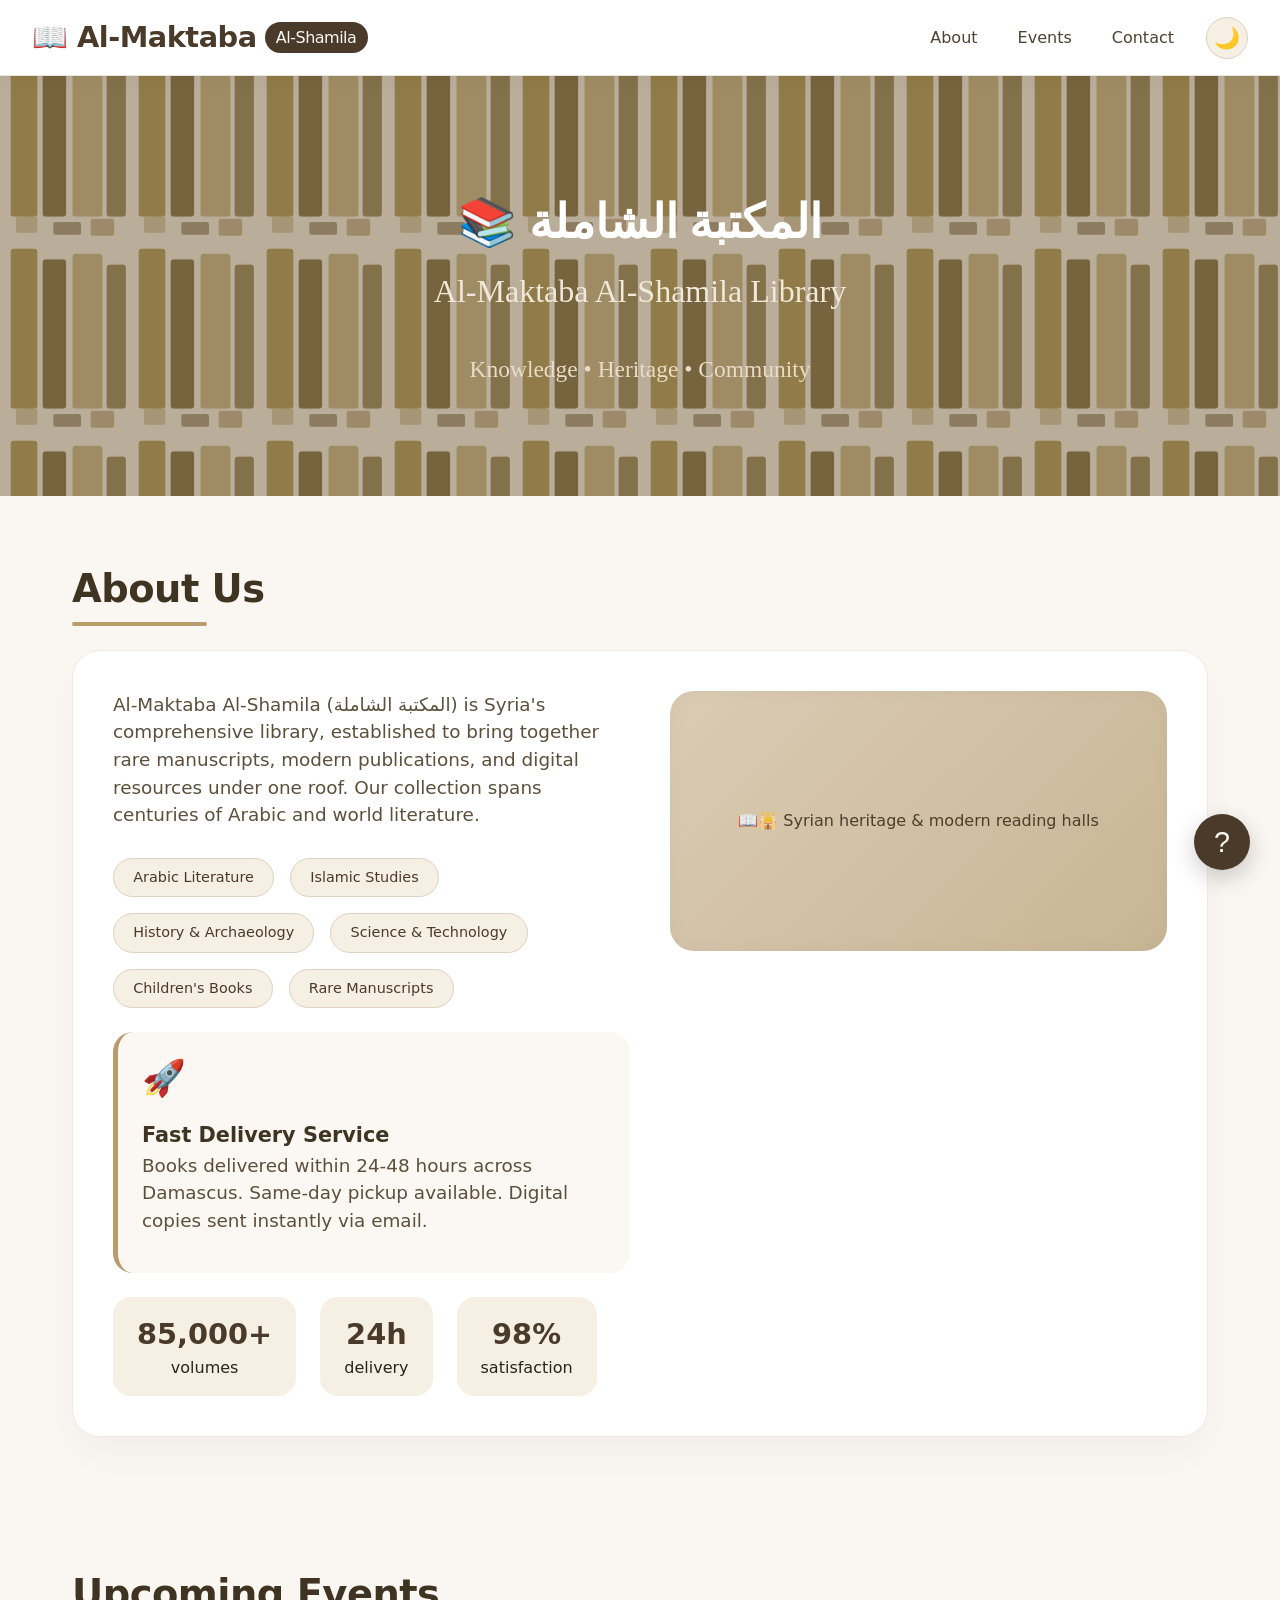
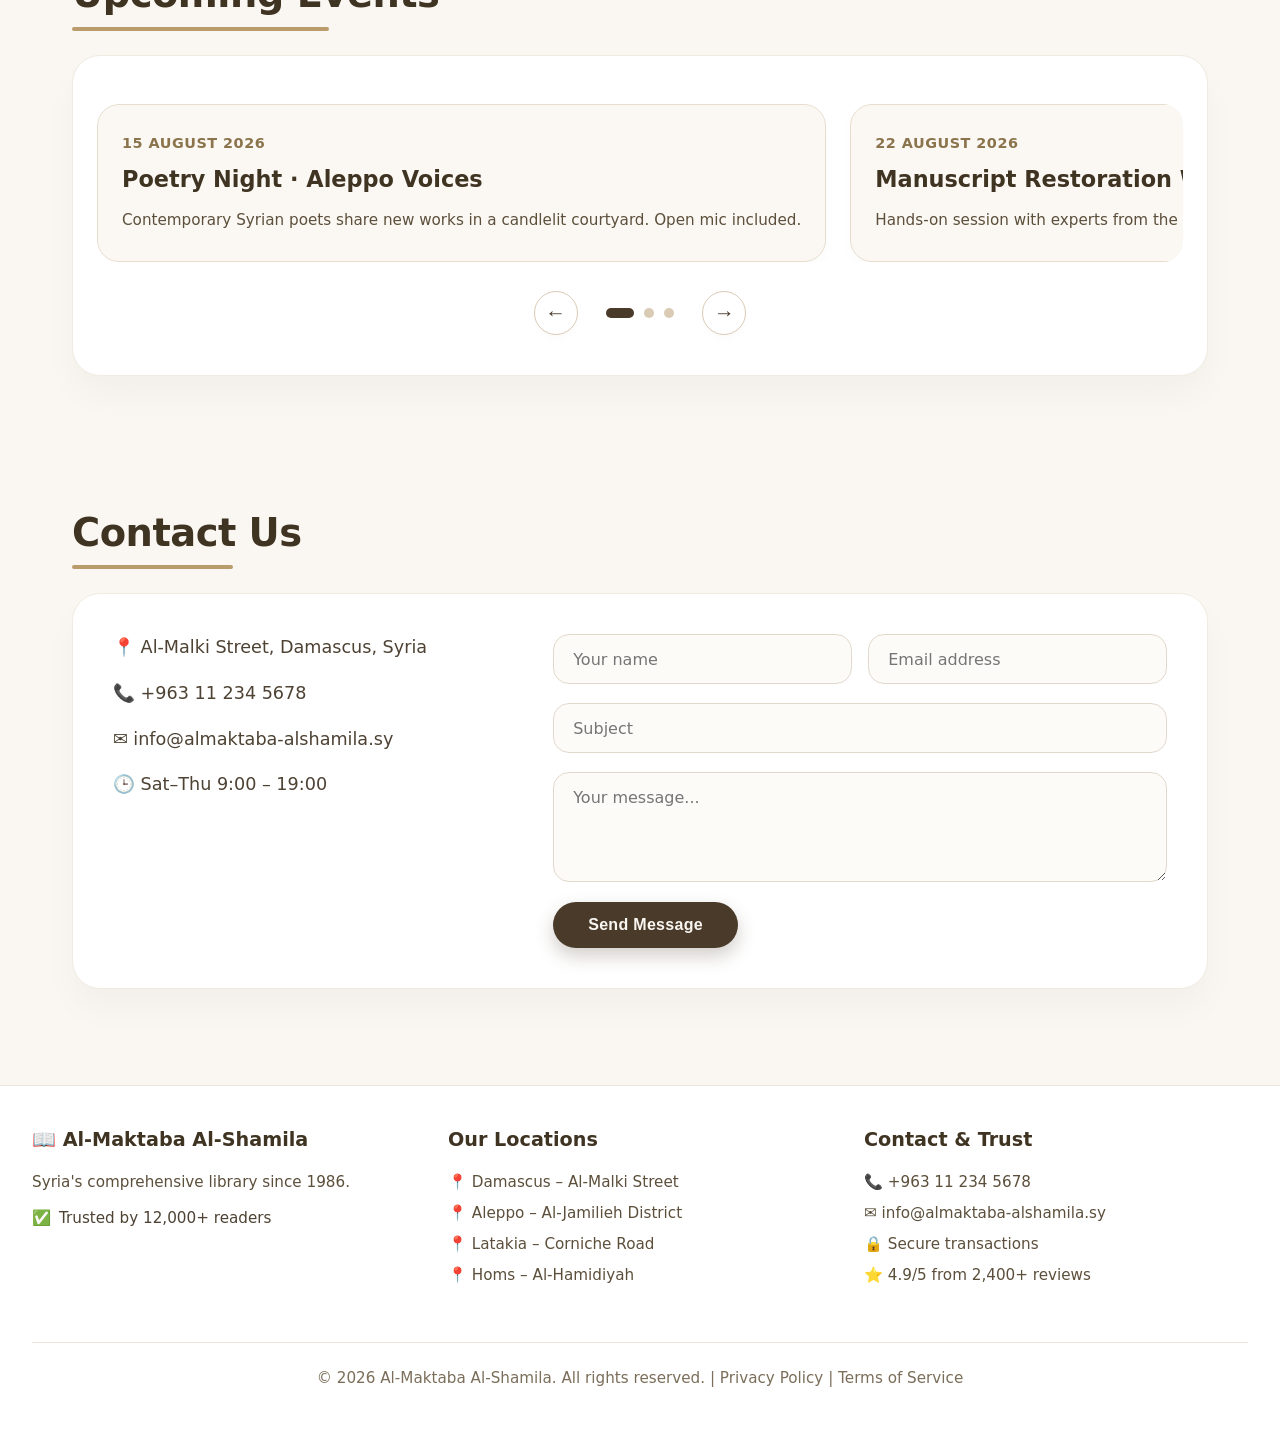
<file: library.html>
<!DOCTYPE html>
<html lang="en">
<head>
  <meta charset="UTF-8">
  <meta name="viewport" content="width=device-width, initial-scale=1.0, viewport-fit=cover">
  <title>Al-Maktaba Al-Shamila • Syria | المكتبة الشاملة</title>
  <style>
    * {
      margin: 0;
      padding: 0;
      box-sizing: border-box;
    }

    body {
      font-family: 'Segoe UI', 'Inter', system-ui, -apple-system, sans-serif;
      background-color: #faf7f2;
      color: #2c2416;
      line-height: 1.5;
      display: flex;
      flex-direction: column;
      min-height: 100vh;
      transition: background-color 0.3s ease, color 0.3s ease;
    }

    body.dark-mode {
      background-color: #1a1814;
      color: #e0d7c6;
    }

    .navbar {
      background: #ffffff;
      box-shadow: 0 4px 20px rgba(0, 0, 0, 0.03);
      padding: 1rem 2rem;
      display: flex;
      align-items: center;
      justify-content: space-between;
      position: sticky;
      top: 0;
      z-index: 50;
      border-bottom: 1px solid #ede6db;
      transition: background-color 0.3s ease, border-color 0.3s ease;
    }

    body.dark-mode .navbar {
      background: #2c2820;
      border-bottom: 1px solid #4a4032;
    }

    .logo {
      font-size: 1.8rem;
      font-weight: 600;
      letter-spacing: -0.5px;
      color: #4a3a2a;
      display: flex;
      align-items: center;
      gap: 0.5rem;
    }

    body.dark-mode .logo {
      color: #d4c4a8;
    }

    .logo span {
      background: #4a3a2a;
      color: #faf7f2;
      font-size: 1rem;
      padding: 0.2rem 0.7rem;
      border-radius: 30px;
      font-weight: 500;
    }

    body.dark-mode .logo span {
      background: #8b744c;
      color: #1a1814;
    }

    .nav-right {
      display: flex;
      align-items: center;
      gap: 2rem;
    }

    .nav-links {
      display: flex;
      gap: 2.5rem;
      list-style: none;
    }

    .nav-links a {
      text-decoration: none;
      color: #4d4233;
      font-weight: 500;
      font-size: 1rem;
      transition: 0.2s ease;
      padding-bottom: 0.2rem;
      border-bottom: 2px solid transparent;
      cursor: pointer;
    }

    body.dark-mode .nav-links a {
      color: #c4b99a;
    }

    .nav-links a:hover {
      color: #4a3a2a;
      border-bottom-color: #b99b6c;
    }

    body.dark-mode .nav-links a:hover {
      color: #e0d7c6;
      border-bottom-color: #b99b6c;
    }

    .dark-mode-toggle {
      background: #f5efe4;
      border: 1px solid #ddd2be;
      width: 42px;
      height: 42px;
      border-radius: 50%;
      cursor: pointer;
      font-size: 1.3rem;
      display: flex;
      align-items: center;
      justify-content: center;
      transition: all 0.3s ease;
      color: #4a3a2a;
    }

    body.dark-mode .dark-mode-toggle {
      background: #3d3528;
      border-color: #6b5c44;
      color: #e0d7c6;
    }

    .dark-mode-toggle:hover {
      background: #e0d5c0;
    }

    body.dark-mode .dark-mode-toggle:hover {
      background: #5c4f38;
    }

    .main-content {
      flex: 1;
    }

    .hero-header {
      width: 100%;
      min-height: 420px;
      background-image: url('data:image/svg+xml,%3Csvg xmlns="http://www.w3.org/2000/svg" width="1200" height="450" viewBox="0 0 1200 450"%3E%3Cdefs%3E%3Cpattern id="books" x="0" y="0" width="120" height="180" patternUnits="userSpaceOnUse"%3E%3Crect x="10" y="10" width="25" height="150" rx="3" fill="%238b6914" opacity="0.6"/%3E%3Crect x="40" y="20" width="22" height="140" rx="3" fill="%236b4e1a" opacity="0.7"/%3E%3Crect x="68" y="15" width="28" height="145" rx="3" fill="%239b7e3a" opacity="0.5"/%3E%3Crect x="100" y="25" width="18" height="135" rx="3" fill="%237a5c24" opacity="0.65"/%3E%3Crect x="15" y="160" width="20" height="15" rx="2" fill="%23a0844a" opacity="0.4"/%3E%3Crect x="50" y="165" width="26" height="12" rx="2" fill="%236e5528" opacity="0.5"/%3E%3Crect x="85" y="162" width="22" height="16" rx="2" fill="%23917038" opacity="0.45"/%3E%3C/pattern%3E%3C/defs%3E%3Crect width="1200" height="450" fill="%23dacbb4"/%3E%3Crect width="1200" height="450" fill="url(%23books)"/%3E%3Crect width="1200" height="450" fill="rgba(0,0,0,0.15)"/%3E%3Ctext x="600" y="180" font-size="44" fill="%23ffffff" text-anchor="middle" font-family="Georgia" font-weight="bold"%3E📚 المكتبة الشاملة%3C/text%3E%3Ctext x="600" y="240" font-size="30" fill="%23f0e8d8" text-anchor="middle" font-family="Georgia"%3EAl-Maktaba Al-Shamila Library%3C/text%3E%3Ctext x="600" y="310" font-size="22" fill="%23e8dcc8" text-anchor="middle"%3EKnowledge • Heritage • Community%3C/text%3E%3C/svg%3E');
      background-size: cover;
      background-position: center;
      background-repeat: no-repeat;
      display: flex;
      align-items: center;
      justify-content: center;
      padding: 0;
      margin: 0;
      position: relative;
    }

    body.dark-mode .hero-header {
      filter: brightness(0.7);
    }

    section {
      padding: 4rem 2rem;
      max-width: 1200px;
      margin: 0 auto;
      width: 100%;
    }

    h2 {
      font-size: 2.4rem;
      font-weight: 600;
      margin-bottom: 2rem;
      color: #3f3322;
      letter-spacing: -0.5px;
      position: relative;
      display: inline-block;
    }

    body.dark-mode h2 {
      color: #d4c4a8;
    }

    h2:after {
      content: '';
      position: absolute;
      bottom: -8px;
      left: 0;
      width: 70%;
      height: 4px;
      background: #b99b6c;
      border-radius: 4px;
    }

    .about-wrapper {
      display: flex;
      gap: 2.5rem;
      align-items: flex-start;
      flex-wrap: wrap;
      background: #ffffff;
      border-radius: 28px;
      padding: 2.5rem;
      box-shadow: 0 20px 35px rgba(0, 0, 0, 0.03);
      border: 1px solid #f0ebe0;
      transition: background-color 0.3s ease, border-color 0.3s ease;
    }

    body.dark-mode .about-wrapper {
      background: #2c2820;
      border: 1px solid #4a4032;
    }

    .about-text {
      flex: 1 1 300px;
    }

    .about-text p {
      font-size: 1.15rem;
      color: #5c4f3b;
      margin-bottom: 1.2rem;
    }

    body.dark-mode .about-text p {
      color: #c4b99a;
    }

    .book-categories {
      display: flex;
      flex-wrap: wrap;
      gap: 1rem;
      margin: 1.8rem 0 1.5rem;
    }

    .category-tag {
      background: #f5efe4;
      padding: 0.5rem 1.2rem;
      border-radius: 40px;
      font-weight: 500;
      color: #4a3a2a;
      font-size: 0.9rem;
      border: 1px solid #ddd2be;
    }

    body.dark-mode .category-tag {
      background: #3d3528;
      color: #d4c4a8;
      border-color: #6b5c44;
    }

    .delivery-speed {
      background: #fbf8f4;
      border-radius: 20px;
      padding: 1.2rem 1.5rem;
      margin-top: 1.5rem;
      border-left: 5px solid #b99b6c;
      display: flex;
      align-items: center;
      gap: 1rem;
      flex-wrap: wrap;
    }

    body.dark-mode .delivery-speed {
      background: #3d3528;
    }

    .speed-icon {
      font-size: 2.2rem;
    }

    .speed-text strong {
      font-size: 1.3rem;
      color: #3f3322;
    }

    body.dark-mode .speed-text strong {
      color: #d4c4a8;
    }

    .about-stats {
      display: flex;
      gap: 1.5rem;
      margin-top: 1.5rem;
    }

    .stat {
      background: #f5efe4;
      padding: 1rem 1.5rem;
      border-radius: 18px;
      text-align: center;
    }

    body.dark-mode .stat {
      background: #3d3528;
    }

    .stat strong {
      display: block;
      font-size: 1.8rem;
      color: #4a3a2a;
    }

    body.dark-mode .stat strong {
      color: #d4c4a8;
    }

    .about-image-side {
      flex: 1 1 280px;
      background: #dacbb4;
      border-radius: 24px;
      height: 260px;
      display: flex;
      align-items: center;
      justify-content: center;
      background-image: linear-gradient(135deg, #dacbb4 0%, #c8b594 100%);
      box-shadow: inset 0 0 20px rgba(0,0,0,0.03);
      color: #4d3e2b;
      font-weight: 500;
    }

    .events-slider-container {
      position: relative;
      background: #ffffff;
      border-radius: 28px;
      padding: 2rem 1.5rem 2.5rem;
      box-shadow: 0 20px 35px rgba(0, 0, 0, 0.03);
      border: 1px solid #f0ebe0;
      transition: background-color 0.3s ease, border-color 0.3s ease;
    }

    body.dark-mode .events-slider-container {
      background: #2c2820;
      border: 1px solid #4a4032;
    }

    .slider-viewport {
      overflow: hidden;
      border-radius: 20px;
      margin: 1rem 0;
    }

    .slider-track {
      display: flex;
      gap: 1.5rem;
      transition: transform 0.5s cubic-bezier(0.25, 0.46, 0.45, 0.94);
    }

    .event-card {
      min-width: calc(100% / 3 - 1rem);
      flex-shrink: 0;
      background: #fbf8f4;
      border-radius: 22px;
      padding: 1.8rem 1.5rem;
      border: 1px solid #e7ddcd;
      transition: all 0.2s;
      box-shadow: 0 8px 18px rgba(0,0,0,0.02);
    }

    body.dark-mode .event-card {
      background: #3d3528;
      border-color: #6b5c44;
    }

    .event-card:hover {
      transform: translateY(-4px);
      box-shadow: 0 20px 25px rgba(74, 58, 42, 0.08);
      border-color: #b99b6c;
    }

    .event-date {
      font-size: 0.9rem;
      font-weight: 600;
      color: #8b744c;
      text-transform: uppercase;
      letter-spacing: 0.5px;
      margin-bottom: 0.5rem;
    }

    .event-title {
      font-size: 1.4rem;
      font-weight: 600;
      margin-bottom: 0.8rem;
      color: #3f3322;
    }

    body.dark-mode .event-title {
      color: #d4c4a8;
    }

    .event-desc {
      color: #5c4f3b;
      font-size: 0.95rem;
    }

    body.dark-mode .event-desc {
      color: #b8a88c;
    }

    .slider-controls {
      display: flex;
      justify-content: center;
      align-items: center;
      gap: 1.8rem;
      margin-top: 1.8rem;
    }

    .slider-btn {
      background: white;
      border: 1px solid #dacbb4;
      width: 44px;
      height: 44px;
      border-radius: 50%;
      font-size: 1.3rem;
      cursor: pointer;
      display: flex;
      align-items: center;
      justify-content: center;
      color: #4a3a2a;
      transition: all 0.2s;
      box-shadow: 0 4px 10px rgba(0,0,0,0.02);
    }

    body.dark-mode .slider-btn {
      background: #3d3528;
      border-color: #6b5c44;
      color: #d4c4a8;
    }

    .slider-btn:hover {
      background: #4a3a2a;
      color: #faf7f2;
      border-color: #4a3a2a;
    }

    body.dark-mode .slider-btn:hover {
      background: #8b744c;
      color: #1a1814;
      border-color: #8b744c;
    }

    .slider-dots {
      display: flex;
      gap: 0.6rem;
    }

    .dot {
      width: 10px;
      height: 10px;
      background: #dacbb4;
      border-radius: 20px;
      transition: 0.3s;
      cursor: pointer;
    }

    .dot.active {
      background: #4a3a2a;
      width: 28px;
    }

    body.dark-mode .dot.active {
      background: #b99b6c;
    }

    .contact-grid {
      display: flex;
      gap: 3rem;
      flex-wrap: wrap;
      background: #ffffff;
      border-radius: 28px;
      padding: 2.5rem;
      box-shadow: 0 20px 35px rgba(0, 0, 0, 0.03);
      border: 1px solid #f0ebe0;
      transition: background-color 0.3s ease, border-color 0.3s ease;
    }

    body.dark-mode .contact-grid {
      background: #2c2820;
      border: 1px solid #4a4032;
    }

    .contact-info {
      flex: 1 1 260px;
    }

    .contact-info p {
      display: flex;
      align-items: center;
      gap: 0.8rem;
      font-size: 1.1rem;
      margin-bottom: 1.2rem;
      color: #4d4233;
    }

    body.dark-mode .contact-info p {
      color: #c4b99a;
    }

    .contact-form {
      flex: 2 1 350px;
      display: flex;
      flex-direction: column;
      gap: 1.2rem;
    }

    .form-row {
      display: flex;
      gap: 1rem;
      flex-wrap: wrap;
    }

    .form-row input {
      flex: 1 1 180px;
    }

    input, textarea {
      padding: 0.9rem 1.2rem;
      border: 1px solid #e2d9cc;
      border-radius: 16px;
      font-family: inherit;
      font-size: 1rem;
      background: #fdfbf8;
      transition: 0.2s;
      outline: none;
      width: 100%;
    }

    body.dark-mode input, 
    body.dark-mode textarea {
      background: #3d3528;
      border-color: #6b5c44;
      color: #e0d7c6;
    }

    input:focus, textarea:focus {
      border-color: #4a3a2a;
      box-shadow: 0 0 0 3px rgba(74, 58, 42, 0.1);
      background: #ffffff;
    }

    body.dark-mode input:focus, 
    body.dark-mode textarea:focus {
      border-color: #b99b6c;
      box-shadow: 0 0 0 3px rgba(185, 155, 108, 0.2);
      background: #4a4032;
    }

    textarea {
      resize: vertical;
      min-height: 110px;
    }

    .send-btn {
      background: #4a3a2a;
      color: #faf7f2;
      border: none;
      padding: 0.9rem 2.2rem;
      font-weight: 600;
      font-size: 1rem;
      border-radius: 40px;
      cursor: pointer;
      align-self: flex-start;
      transition: 0.25s;
      letter-spacing: 0.3px;
      box-shadow: 0 8px 18px rgba(74, 58, 42, 0.25);
    }

    .send-btn:hover {
      background: #5f4c36;
      box-shadow: 0 12px 22px rgba(74, 58, 42, 0.3);
    }

    .footer {
      background: #ffffff;
      border-top: 1px solid #ede6db;
      padding: 2.5rem 2rem;
      display: flex;
      justify-content: space-between;
      align-items: flex-start;
      flex-wrap: wrap;
      gap: 2rem;
      color: #4d4233;
      font-size: 0.95rem;
      margin-top: 2rem;
      transition: background-color 0.3s ease, border-color 0.3s ease;
    }

    body.dark-mode .footer {
      background: #2c2820;
      border-top: 1px solid #4a4032;
      color: #c4b99a;
    }

    .footer-column {
      flex: 1 1 200px;
    }

    .footer-column h4 {
      font-size: 1.2rem;
      margin-bottom: 1rem;
      color: #3f3322;
      font-weight: 600;
    }

    body.dark-mode .footer-column h4 {
      color: #d4c4a8;
    }

    .footer-column p, .footer-column a {
      display: block;
      margin-bottom: 0.5rem;
      color: #5c4f3b;
      text-decoration: none;
    }

    body.dark-mode .footer-column p, 
    body.dark-mode .footer-column a {
      color: #b8a88c;
    }

    .footer-column a:hover {
      color: #4a3a2a;
      text-decoration: underline;
    }

    .trust-badge {
      display: flex;
      align-items: center;
      gap: 0.5rem;
      margin-top: 0.8rem;
      font-weight: 500;
    }

    .footer-bottom {
      width: 100%;
      text-align: center;
      padding-top: 1.5rem;
      border-top: 1px solid #ede6db;
      margin-top: 1rem;
      color: #7b6e5a;
    }

    body.dark-mode .footer-bottom {
      border-top: 1px solid #4a4032;
      color: #8b7b62;
    }

    .floating-support {
      position: fixed;
      bottom: 30px;
      right: 30px;
      z-index: 1000;
    }

    .support-btn {
      width: 56px;
      height: 56px;
      border-radius: 50%;
      background: #4a3a2a;
      color: #faf7f2;
      border: none;
      font-size: 1.8rem;
      cursor: pointer;
      box-shadow: 0 8px 24px rgba(0,0,0,0.2);
      transition: all 0.3s ease;
      display: flex;
      align-items: center;
      justify-content: center;
    }

    .support-btn:hover {
      background: #5f4c36;
      transform: scale(1.1);
    }

    .support-popup {
      position: absolute;
      bottom: 70px;
      right: 0;
      width: 320px;
      background: #ffffff;
      border-radius: 20px;
      box-shadow: 0 20px 40px rgba(0,0,0,0.15);
      padding: 1.5rem;
      display: none;
      border: 1px solid #e2d9cc;
      transition: all 0.3s ease;
    }

    body.dark-mode .support-popup {
      background: #2c2820;
      border-color: #4a4032;
    }

    .support-popup.active {
      display: block;
    }

    .support-popup h3 {
      margin-bottom: 1rem;
      color: #3f3322;
    }

    body.dark-mode .support-popup h3 {
      color: #d4c4a8;
    }

    .support-popup input,
    .support-popup textarea {
      margin-bottom: 0.8rem;
    }

    .support-popup .close-popup {
      position: absolute;
      top: 10px;
      right: 15px;
      background: none;
      border: none;
      font-size: 1.4rem;
      cursor: pointer;
      color: #7b6e5a;
    }

    .scroll-top-btn {
      position: fixed;
      bottom: 100px;
      right: 30px;
      width: 48px;
      height: 48px;
      border-radius: 50%;
      background: #b99b6c;
      color: #ffffff;
      border: none;
      font-size: 1.5rem;
      cursor: pointer;
      box-shadow: 0 8px 24px rgba(0,0,0,0.15);
      z-index: 999;
      display: none;
      transition: all 0.3s ease;
    }

    .scroll-top-btn.visible {
      display: flex;
      align-items: center;
      justify-content: center;
    }

    .scroll-top-btn:hover {
      background: #4a3a2a;
      transform: scale(1.1);
    }

    @media (max-width: 768px) {
      .navbar {
        flex-direction: column;
        gap: 0.8rem;
      }
      .nav-links {
        gap: 1.5rem;
      }
      .event-card {
        min-width: 85%;
      }
      .about-wrapper {
        flex-direction: column;
      }
      .footer {
        flex-direction: column;
        text-align: center;
      }
      .support-popup {
        width: 280px;
        right: -10px;
      }
    }
  </style>
</head>
<body>
  <nav class="navbar">
    <div class="logo">
      📖 Al-Maktaba <span>Al-Shamila</span>
    </div>
    <div class="nav-right">
      <ul class="nav-links">
        <li><a onclick="scrollToSection('about')">About</a></li>
        <li><a onclick="scrollToSection('events')">Events</a></li>
        <li><a onclick="scrollToSection('contact')">Contact</a></li>
      </ul>
      <button class="dark-mode-toggle" id="darkModeToggle" aria-label="Toggle dark mode">🌙</button>
    </div>
  </nav>

  <div class="main-content">
    <div class="hero-header"></div>

    <section id="about">
      <h2>About Us</h2>
      <div class="about-wrapper">
        <div class="about-text">
          <p>Al-Maktaba Al-Shamila (المكتبة الشاملة) is Syria's comprehensive library, established to bring together rare manuscripts, modern publications, and digital resources under one roof. Our collection spans centuries of Arabic and world literature.</p>
          <div class="book-categories">
            <span class="category-tag">Arabic Literature</span>
            <span class="category-tag">Islamic Studies</span>
            <span class="category-tag">History & Archaeology</span>
            <span class="category-tag">Science & Technology</span>
            <span class="category-tag">Children's Books</span>
            <span class="category-tag">Rare Manuscripts</span>
          </div>
          <div class="delivery-speed">
            <span class="speed-icon">🚀</span>
            <div class="speed-text">
              <strong>Fast Delivery Service</strong>
              <p>Books delivered within 24-48 hours across Damascus. Same-day pickup available. Digital copies sent instantly via email.</p>
            </div>
          </div>
          <div class="about-stats">
            <div class="stat"><strong>85,000+</strong> volumes</div>
            <div class="stat"><strong>24h</strong> delivery</div>
            <div class="stat"><strong>98%</strong> satisfaction</div>
          </div>
        </div>
        <div class="about-image-side">
          📖🕌 Syrian heritage & modern reading halls
        </div>
      </div>
    </section>

    <section id="events">
      <h2>Upcoming Events</h2>
      <div class="events-slider-container">
        <div class="slider-viewport">
          <div class="slider-track" id="sliderTrack">
            <div class="event-card">
              <div class="event-date">15 August 2026</div>
              <div class="event-title">Poetry Night · Aleppo Voices</div>
              <div class="event-desc">Contemporary Syrian poets share new works in a candlelit courtyard. Open mic included.</div>
            </div>
            <div class="event-card">
              <div class="event-date">22 August 2026</div>
              <div class="event-title">Manuscript Restoration Workshop</div>
              <div class="event-desc">Hands-on session with experts from the National Archives. Learn preservation techniques.</div>
            </div>
            <div class="event-card">
              <div class="event-date">05 September 2026</div>
              <div class="event-title">Children's Storytelling: Old Damascus</div>
              <div class="event-desc">Interactive tales from Syrian folklore, crafts, and Arabic calligraphy for kids aged 5–12.</div>
            </div>
            <div class="event-card">
              <div class="event-date">18 September 2026</div>
              <div class="event-title">Book Club: Modern Arab Fiction</div>
              <div class="event-desc">Discussing 'The Bamboo Stalk' – open dialogue and traditional tea.</div>
            </div>
            <div class="event-card">
              <div class="event-date">01 October 2026</div>
              <div class="event-title">Digital Archives & Syrian History</div>
              <div class="event-desc">Presentation of newly digitized historical maps and photographs of Damascus.</div>
            </div>
          </div>
        </div>
        <div class="slider-controls">
          <button class="slider-btn" id="prevSlide" aria-label="Previous">←</button>
          <div class="slider-dots" id="sliderDots">
            <span class="dot active"></span>
            <span class="dot"></span>
            <span class="dot"></span>
          </div>
          <button class="slider-btn" id="nextSlide" aria-label="Next">→</button>
        </div>
      </div>
    </section>

    <section id="contact">
      <h2>Contact Us</h2>
      <div class="contact-grid">
        <div class="contact-info">
          <p>📍 Al-Malki Street, Damascus, Syria</p>
          <p>📞 +963 11 234 5678</p>
          <p>✉️ info@almaktaba-alshamila.sy</p>
          <p>🕒 Sat–Thu 9:00 – 19:00</p>
        </div>
        <form class="contact-form" onsubmit="event.preventDefault(); alert('Thank you for your message! (demo)');">
          <div class="form-row">
            <input type="text" placeholder="Your name" required>
            <input type="email" placeholder="Email address" required>
          </div>
          <input type="text" placeholder="Subject" required>
          <textarea placeholder="Your message..." required></textarea>
          <button type="submit" class="send-btn">Send Message</button>
        </form>
      </div>
    </section>
  </div>

  <button class="scroll-top-btn" id="scrollTopBtn" aria-label="Scroll to top">↑</button>

  <div class="floating-support">
    <button class="support-btn" id="supportBtn" aria-label="Support">?</button>
    <div class="support-popup" id="supportPopup">
      <button class="close-popup" id="closePopup">×</button>
      <h3>Contact Support</h3>
      <input type="text" placeholder="Your name" id="supportName" required>
      <input type="email" placeholder="Your email" id="supportEmail" required>
      <textarea placeholder="How can we help you?" id="supportMessage" rows="3" required></textarea>
      <button class="send-btn" onclick="sendSupportMessage()">Send Message</button>
    </div>
  </div>

  <footer class="footer">
    <div class="footer-column">
      <h4>📖 Al-Maktaba Al-Shamila</h4>
      <p>Syria's comprehensive library since 1986.</p>
      <div class="trust-badge">
        <span>✅</span> Trusted by 12,000+ readers
      </div>
    </div>
    <div class="footer-column">
      <h4>Our Locations</h4>
      <p>📍 Damascus – Al-Malki Street</p>
      <p>📍 Aleppo – Al-Jamilieh District</p>
      <p>📍 Latakia – Corniche Road</p>
      <p>📍 Homs – Al-Hamidiyah</p>
    </div>
    <div class="footer-column">
      <h4>Contact & Trust</h4>
      <p>📞 +963 11 234 5678</p>
      <p>✉️ info@almaktaba-alshamila.sy</p>
      <p>🔒 Secure transactions</p>
      <p>⭐ 4.9/5 from 2,400+ reviews</p>
    </div>
    <div class="footer-bottom">
      © 2026 Al-Maktaba Al-Shamila. All rights reserved. | Privacy Policy | Terms of Service
    </div>
  </footer>

  <script>
    function scrollToSection(sectionId) {
      const section = document.getElementById(sectionId);
      if (section) {
        section.scrollIntoView({ behavior: 'smooth', block: 'start' });
      }
    }

    const darkModeToggle = document.getElementById('darkModeToggle');
    const body = document.body;

    const savedMode = localStorage.getItem('darkMode');
    if (savedMode === 'enabled') {
      body.classList.add('dark-mode');
      darkModeToggle.textContent = '☀️';
    }

    darkModeToggle.addEventListener('click', () => {
      body.classList.toggle('dark-mode');
      const isDark = body.classList.contains('dark-mode');
      darkModeToggle.textContent = isDark ? '☀️' : '🌙';
      localStorage.setItem('darkMode', isDark ? 'enabled' : 'disabled');
    });

    const supportBtn = document.getElementById('supportBtn');
    const supportPopup = document.getElementById('supportPopup');
    const closePopup = document.getElementById('closePopup');

    supportBtn.addEventListener('click', (e) => {
      e.stopPropagation();
      supportPopup.classList.toggle('active');
    });

    closePopup.addEventListener('click', () => {
      supportPopup.classList.remove('active');
    });

    document.addEventListener('click', (e) => {
      if (!supportPopup.contains(e.target) && e.target !== supportBtn) {
        supportPopup.classList.remove('active');
      }
    });

    function sendSupportMessage() {
      const name = document.getElementById('supportName').value.trim();
      const email = document.getElementById('supportEmail').value.trim();
      const message = document.getElementById('supportMessage').value.trim();
      
      if (name && email && message) {
        alert(`Thank you ${name}! Your message has been sent. We'll contact you at ${email} soon.`);
        document.getElementById('supportName').value = '';
        document.getElementById('supportEmail').value = '';
        document.getElementById('supportMessage').value = '';
        supportPopup.classList.remove('active');
      } else {
        alert('Please fill in all fields before sending.');
      }
    }

    const scrollTopBtn = document.getElementById('scrollTopBtn');
    
    window.addEventListener('scroll', () => {
      if (window.scrollY > 400) {
        scrollTopBtn.classList.add('visible');
      } else {
        scrollTopBtn.classList.remove('visible');
      }
    });

    scrollTopBtn.addEventListener('click', () => {
      window.scrollTo({ top: 0, behavior: 'smooth' });
    });

    (function() {
      const track = document.getElementById('sliderTrack');
      const dots = document.querySelectorAll('#sliderDots .dot');
      const prevBtn = document.getElementById('prevSlide');
      const nextBtn = document.getElementById('nextSlide');
      
      let currentIndex = 0;
      const totalSlides = 3;
      if (!track) return;
      
      function getSlideWidth() {
        const card = document.querySelector('.event-card');
        if (!card) return 300;
        const cardWidth = card.offsetWidth;
        const gap = 24;
        return cardWidth + gap;
      }

      function updateSliderPosition() {
        const slideWidth = getSlideWidth();
        track.style.transform = `translateX(-${currentIndex * slideWidth}px)`;
        
        dots.forEach((dot, idx) => {
          dot.classList.toggle('active', idx === currentIndex);
        });
      }

      function moveToIndex(index) {
        if (index < 0) {
          currentIndex = 0;
        } else if (index >= totalSlides) {
          currentIndex = totalSlides - 1;
        } else {
          currentIndex = index;
        }
        updateSliderPosition();
      }

      prevBtn.addEventListener('click', () => moveToIndex(currentIndex - 1));
      nextBtn.addEventListener('click', () => moveToIndex(currentIndex + 1));

      dots.forEach((dot, index) => {
        dot.addEventListener('click', () => moveToIndex(index));
      });

      window.addEventListener('resize', updateSliderPosition);
      updateSliderPosition();
    })();
  </script>
</body>
</html>
</file>
